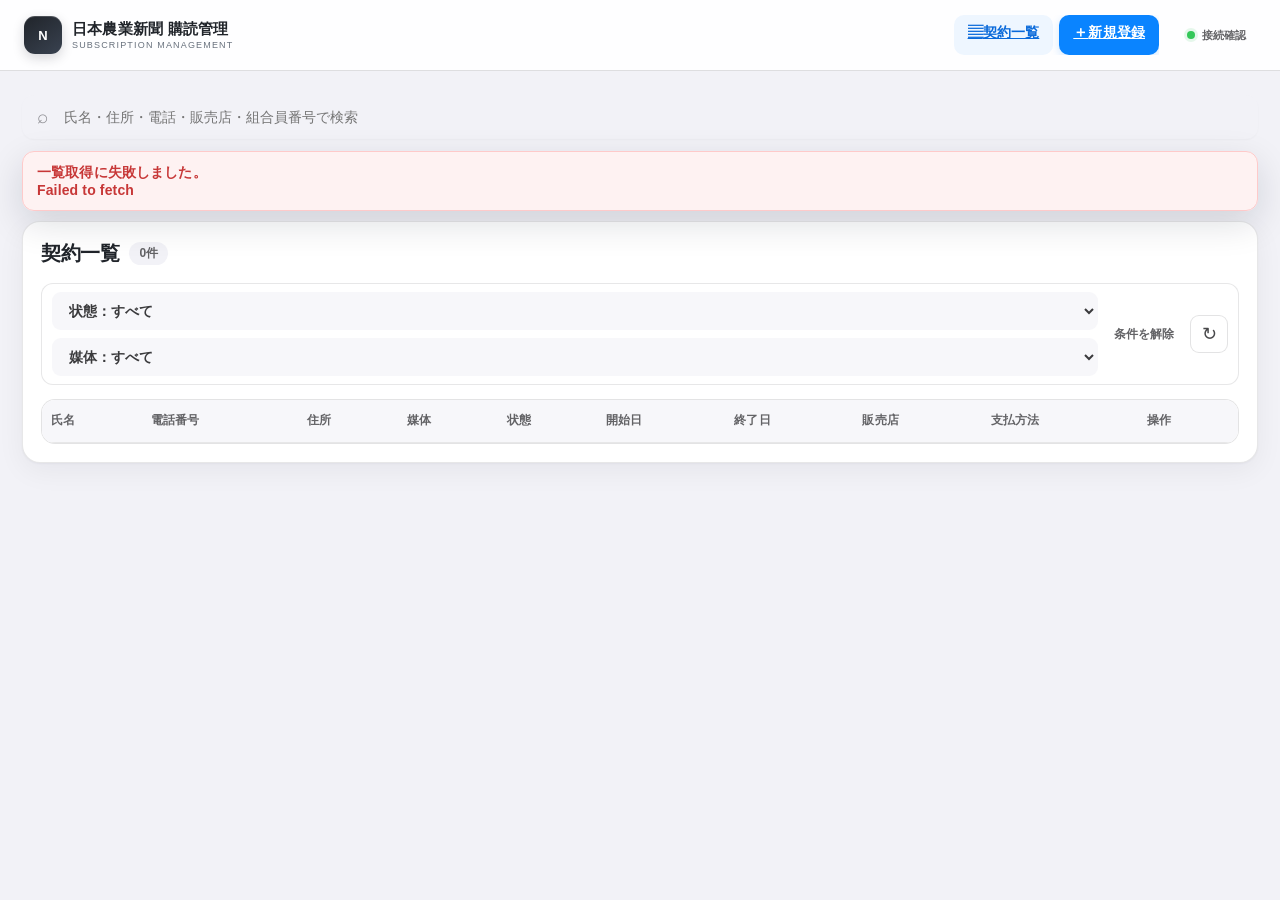
<file: index.html>
<!DOCTYPE html><html lang="ja"><head><meta charset="UTF-8"><meta name="viewport" content="width=device-width,initial-scale=1"><meta name="theme-color" content="#ffffff"><meta name="apple-mobile-web-app-capable" content="yes"><meta name="apple-mobile-web-app-status-bar-style" content="default"><title>日本農業新聞 購読管理</title><link rel="stylesheet" href="style.css"></head><body>
<div class="app"><header class="app-header"><div class="header-inner"><div class="logo"><div class="logo-mark" aria-hidden="true">N</div><div><div class="logo-title">日本農業新聞 購読管理</div><div class="logo-sub">SUBSCRIPTION MANAGEMENT</div></div></div><nav class="nav" aria-label="主要メニュー"><a class="tab active" href="index.html"><span class="tab-icon">▤</span><span>契約一覧</span></a><a class="tab tab-primary" href="edit.html"><span class="tab-icon">＋</span><span>新規登録</span></a></nav><button id="healthBtn" class="connection-status" aria-label="接続状態を確認"><span class="status-dot"></span><span class="connection-label">接続確認</span></button></div></header>
<main class="main"><div class="topbar"><div class="search-wrap"><span class="search-icon" aria-hidden="true">⌕</span><input id="keyword" autocomplete="off" placeholder="氏名・住所・電話・販売店・組合員番号で検索"><button type="button" id="clearSearchBtn" class="search-clear hidden" aria-label="検索をクリア">×</button></div></div><div id="result"></div><div class="view-area">
<section id="listView">
<div class="list-card">
  <div class="list-toolbar-row">
    <h2>契約一覧</h2>
    <span class="list-count" id="resultCount">0件</span>
  </div>
  <div class="toolbar">
    <div class="filters">
      <select id="statusFilter"><option value="">状態：すべて</option><option>購読中</option><option>解約予定</option><option>解約済</option></select>
      <select id="mediaFilter"><option value="">媒体：すべて</option><option>紙版</option><option>電子版</option><option>併読</option></select>
    </div>
    <button id="clearFiltersBtn" class="btn-text">条件を解除</button><button id="reloadBtn" class="icon-action" aria-label="一覧を再読み込み" title="再読み込み">↻</button>
  </div>
  <div class="table-wrap">
    <table>
      <thead><tr><th>氏名</th><th>電話番号</th><th>住所</th><th>媒体</th><th>状態</th><th>開始日</th><th>終了日</th><th>販売店</th><th>支払方法</th><th>操作</th></tr></thead>
      <tbody id="listBody"></tbody>
    </table>
    <div id="empty" class="empty hidden"><div class="empty-icon">▤</div><strong>契約データがありません</strong><span>「新規登録」から最初の契約を登録できます。</span><a class="btn-primary" href="edit.html" style="text-decoration:none">＋ 新規契約を登録</a></div>
  </div>
</div>
</section>
</div></main></div>
<script src="common.js"></script>
<script src="list.js"></script>
</body>
</html>
</file>
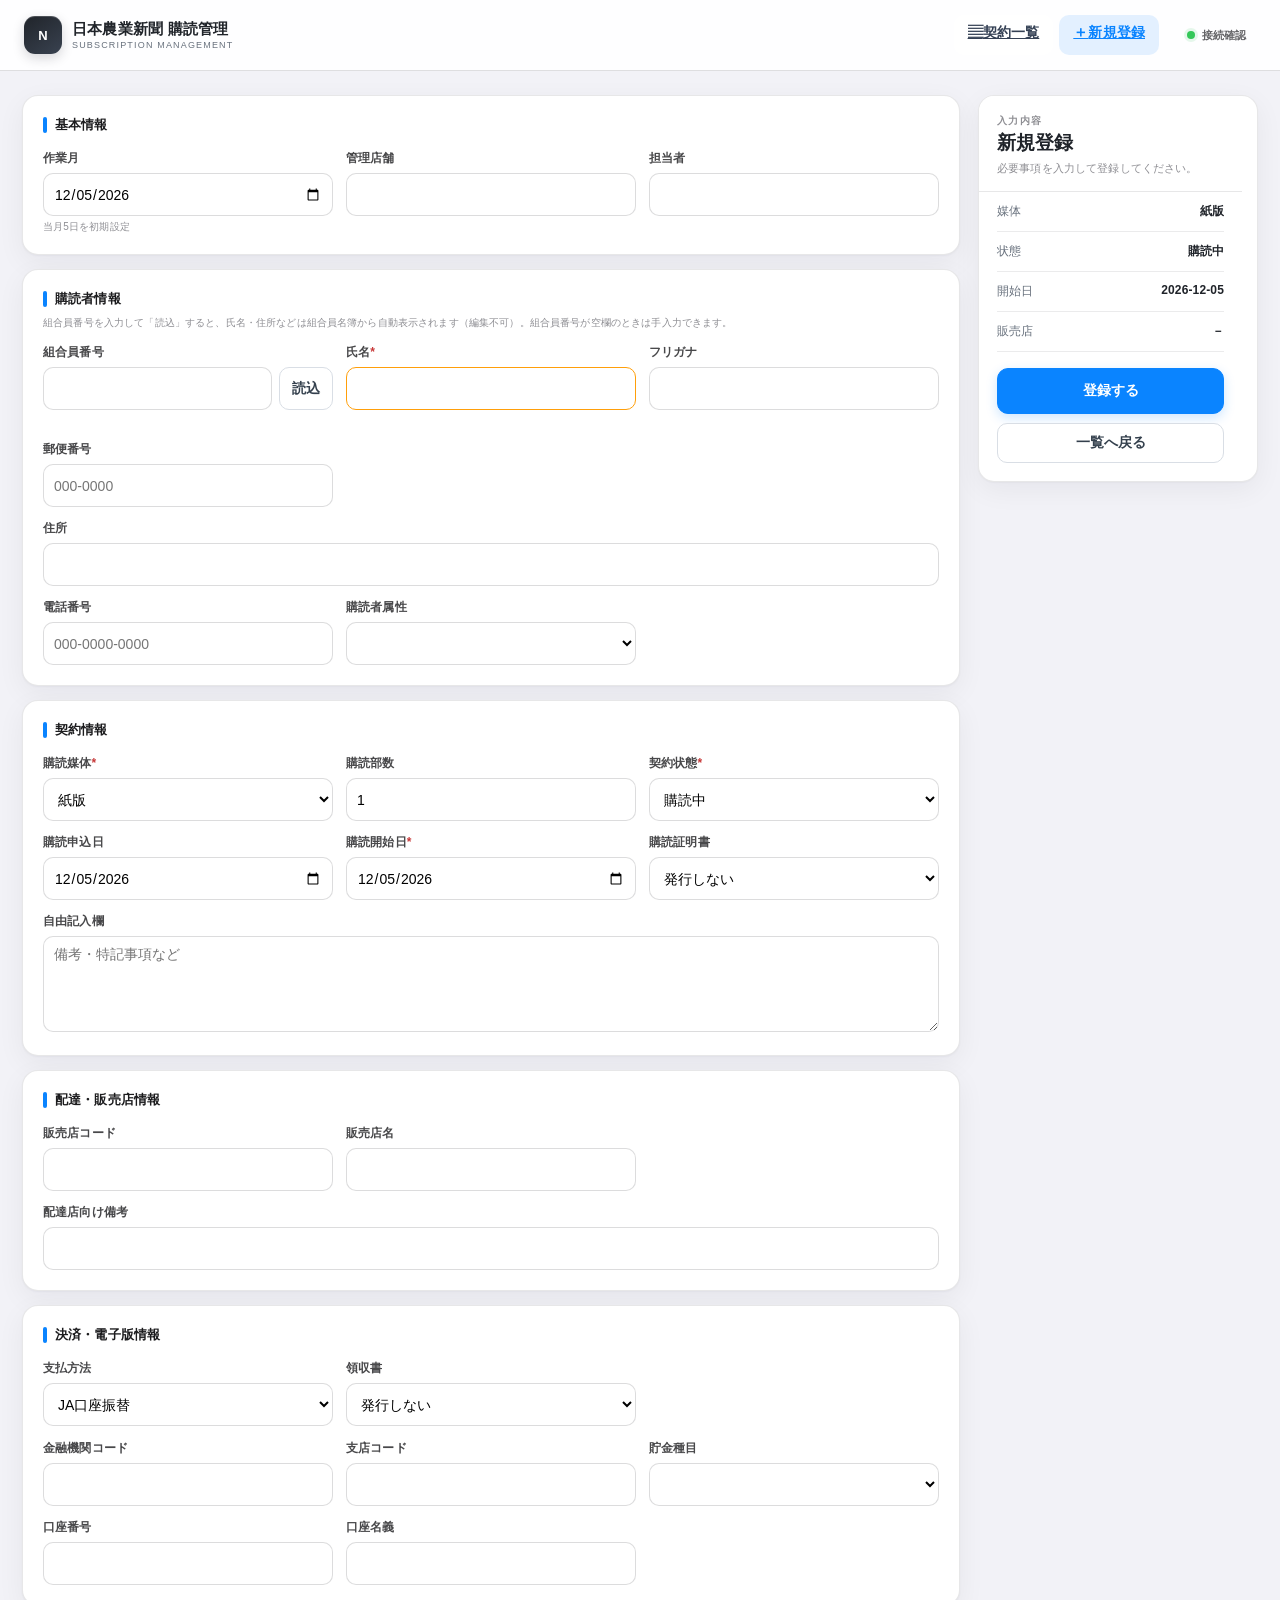
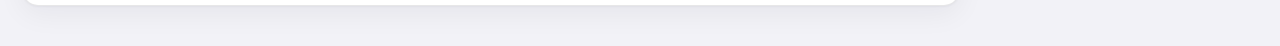
<file: edit.html>
<!DOCTYPE html><html lang="ja"><head><meta charset="UTF-8"><meta name="viewport" content="width=device-width,initial-scale=1"><meta name="theme-color" content="#ffffff"><meta name="apple-mobile-web-app-capable" content="yes"><meta name="apple-mobile-web-app-status-bar-style" content="default"><title>日本農業新聞 購読管理｜登録・編集</title><link rel="stylesheet" href="style.css"></head><body>
<div class="app"><header class="app-header"><div class="header-inner"><div class="logo"><div class="logo-mark" aria-hidden="true">N</div><div><div class="logo-title">日本農業新聞 購読管理</div><div class="logo-sub">SUBSCRIPTION MANAGEMENT</div></div></div><nav class="nav" aria-label="主要メニュー"><a class="tab" href="index.html"><span class="tab-icon">▤</span><span>契約一覧</span></a><a class="tab tab-primary active" href="edit.html"><span class="tab-icon">＋</span><span>新規登録</span></a></nav><button id="healthBtn" class="connection-status" aria-label="接続状態を確認"><span class="status-dot"></span><span class="connection-label">接続確認</span></button></div></header>
<main class="main"><div id="result"></div>
    <!-- ── Form view ── -->
    <section id="formView">
      <form id="form">
        <input type="hidden" name="record_id">
        <div class="form-layout">
          <div class="form-main">

            <!-- 基本情報 -->
            <div class="section">
              <div class="section-title">基本情報</div>
              <div class="grid">
                <div>
                  <label>作業月</label>
                  <input type="date" name="work_month">
                  <div class="help">当月5日を初期設定</div>
                </div>
                <div>
                  <label>管理店舗</label>
                  <input name="management_store" data-member-field>
                </div>
                <div>
                  <label>担当者</label>
                  <input name="staff">
                </div>
              </div>
            </div>

            <!-- 購読者情報 -->
            <div class="section">
              <div class="section-title">購読者情報</div>
              <p class="help" id="memberFieldHint" style="margin:-8px 0 14px">組合員番号を入力して「読込」すると、氏名・住所などは組合員名簿から自動表示されます（編集不可）。組合員番号が空欄のときは手入力できます。</p>
              <div class="grid">
                <div>
                  <label>組合員番号</label>
                  <div class="member-lookup">
                    <input name="member_no" autocomplete="off">
                    <button type="button" id="memberLookupBtn" class="btn-secondary">読込</button>
                  </div>
                  <div class="help" id="memberLookupStatus"></div>
                </div>
                <div>
                  <label>氏名<span class="req">*</span></label>
                  <input name="name" required data-member-field>
                </div>
                <div>
                  <label>フリガナ</label>
                  <input name="furigana" data-member-field>
                </div>
                <div>
                  <label>郵便番号</label>
                  <input name="zip_code" placeholder="000-0000" data-member-field>
                </div>
                <div class="full">
                  <label>住所</label>
                  <input name="address" data-member-field>
                </div>
                <div>
                  <label>電話番号</label>
                  <input name="phone" placeholder="000-0000-0000" data-member-field>
                </div>
                <div>
                  <label>購読者属性</label>
                  <select name="subscriber_type" data-member-field>
                    <option value=""></option>
                    <option>正組合員</option>
                    <option>准組合員</option>
                    <option>員外</option>
                    <option>その他</option>
                  </select>
                </div>
              </div>
            </div>

            <!-- 契約情報 -->
            <div class="section">
              <div class="section-title">契約情報</div>
              <div class="grid">
                <div>
                  <label>購読媒体<span class="req">*</span></label>
                  <select name="contract_type">
                    <option>紙版</option>
                    <option>電子版</option>
                    <option>併読</option>
                  </select>
                </div>
                <div>
                  <label>購読部数</label>
                  <input type="number" min="1" name="copies" value="1">
                </div>
                <div>
                  <label>契約状態<span class="req">*</span></label>
                  <select name="contract_status">
                    <option>購読中</option>
                    <option>解約予定</option>
                    <option>解約済</option>
                  </select>
                </div>
                <div>
                  <label>購読申込日</label>
                  <input type="date" name="application_date">
                </div>
                <div>
                  <label>購読開始日<span class="req">*</span></label>
                  <input type="date" name="start_date" required>
                </div>
                <div>
                  <label>購読証明書</label>
                  <select name="certificate">
                    <option>発行しない</option>
                    <option>発行する</option>
                  </select>
                </div>
                <div class="full">
                  <label>自由記入欄</label>
                  <textarea name="notes" placeholder="備考・特記事項など"></textarea>
                </div>
              </div>
            </div>

            <!-- 配達・販売店情報 -->
            <div class="section" id="deliverySection">
              <div class="section-title">配達・販売店情報</div>
              <div class="grid">
                <div>
                  <label>販売店コード</label>
                  <input name="delivery_shop_code">
                </div>
                <div>
                  <label>販売店名</label>
                  <input name="delivery_shop">
                </div>
                <div class="full">
                  <label>配達店向け備考</label>
                  <input name="delivery_note">
                </div>
              </div>
            </div>

            <!-- 決済・電子版情報 -->
            <div class="section">
              <div class="section-title">決済・電子版情報</div>
              <div class="grid">
                <div>
                  <label>支払方法</label>
                  <select name="payment_method">
                    <option>JA口座振替</option>
                    <option>新聞販売店集金</option>
                    <option>クレジットカード</option>
                    <option>その他</option>
                  </select>
                </div>
                <div id="emailField">
                  <label>電子版メールアドレス</label>
                  <input type="email" name="email">
                </div>
                <div>
                  <label>領収書</label>
                  <select name="receipt">
                    <option>発行しない</option>
                    <option>発行する</option>
                  </select>
                </div>
              </div>
              <div id="bankFields" class="grid" style="margin-top:14px">
                <div>
                  <label>金融機関コード</label>
                  <input name="bank_code">
                </div>
                <div>
                  <label>支店コード</label>
                  <input name="bank_branch_code">
                </div>
                <div>
                  <label>貯金種目</label>
                  <select name="account_type">
                    <option value=""></option>
                    <option>普通</option>
                    <option>当座</option>
                  </select>
                </div>
                <div>
                  <label>口座番号</label>
                  <input name="account_number">
                </div>
                <div>
                  <label>口座名義</label>
                  <input name="account_name">
                </div>
              </div>
            </div>

            <!-- 解約情報（条件付き） -->
            <div class="section hidden" id="cancelSection">
              <div class="section-title">解約情報</div>
              <div class="grid">
                <div>
                  <label>解約受付日</label>
                  <input type="date" name="cancel_accept_date">
                </div>
                <div>
                  <label>購読終了日</label>
                  <input type="date" name="end_date">
                </div>
                <div class="full">
                  <label>解約理由</label>
                  <textarea name="cancel_reason" placeholder="解約理由を入力してください"></textarea>
                </div>
              </div>
            </div>

          </div><!-- /form-main -->

          <!-- Side panel -->
          <aside class="side">
            <div class="side-panel">
              <div class="side-heading"><div class="side-eyebrow">入力内容</div><div class="side-title" id="formTitle">新規登録</div><div class="side-description" id="formDescription">必要事項を入力して登録してください。</div></div>
              <div class="summary-row"><span class="summary-key">媒体</span><strong class="summary-val" id="sumMedia">紙版</strong></div>
              <div class="summary-row"><span class="summary-key">状態</span><strong class="summary-val" id="sumStatus">購読中</strong></div>
              <div class="summary-row"><span class="summary-key">開始日</span><strong class="summary-val" id="sumStart">－</strong></div>
              <div class="summary-row"><span class="summary-key">販売店</span><strong class="summary-val" id="sumShop">－</strong></div>
              <div class="side-actions">
                <button id="saveBtn" class="btn-primary save-button" type="submit"><span class="button-label">登録する</span></button>
                <button id="cancelBtn" class="btn-secondary" type="button">一覧へ戻る</button>
              </div>
            </div>
          </aside>

        </div><!-- /form-layout -->
      </form>
    </section>
</main></div>
<script src="common.js"></script>
<script src="edit.js"></script>
</body>
</html>
</file>
<file: style.css>
:root{--bg:#f5f6f8;--panel:#fff;--panel2:#f8f9fb;--text:#20242a;--muted:#68717d;--line:#d9dee5;--brand:#2563eb;--brandSoft:#eef4ff;--danger:#c73737;--success:#2d7a46;--warning:#a96a00;--radius:4px}*{box-sizing:border-box}html,body{margin:0;min-height:100%;font-family:-apple-system,BlinkMacSystemFont,"Segoe UI","Noto Sans JP",sans-serif;background:var(--bg);color:var(--text);font-size:14px}button,input,select,textarea{font:inherit}button{cursor:pointer}.app{min-height:100vh}.app-header{position:sticky;top:0;z-index:30;background:#fff;border-bottom:1px solid var(--line)}.header-inner{min-height:64px;padding:10px 22px;display:flex;align-items:center;gap:18px}.logo{display:flex;gap:10px;align-items:center;flex:0 0 auto}.logo-mark{width:34px;height:34px;border-radius:3px;background:#222b38;color:#fff;display:grid;place-items:center;font-weight:800}.logo-title{font-size:14px;font-weight:800}.logo-sub{font-size:9px;color:var(--muted)}.nav{display:flex;align-items:center;gap:4px;overflow-x:auto;scrollbar-width:none}.nav::-webkit-scrollbar{display:none}.tab{width:auto;flex:0 0 auto;border:1px solid transparent;background:transparent;color:#566170;padding:10px 13px;border-radius:8px;text-align:center;font-weight:700;white-space:nowrap}.tab:hover{background:#f5f7fa}.tab.active{background:#eef6ff;color:#0969da;border-color:#d8e9ff}.header-note{margin-left:auto;font-size:10px;line-height:1.45;color:#7a8490;max-width:260px;text-align:right}.main{padding:20px 22px;min-width:0}.topbar{display:flex;gap:10px;align-items:center;margin-bottom:16px}.search-wrap{flex:1;position:relative}.search-wrap input{width:100%;height:42px;border:1px solid var(--line);border-radius:3px;padding:0 14px 0 40px;background:#fff}.search-icon{position:absolute;left:14px;top:50%;transform:translateY(-50%)}button{border:none}.btn-primary,.primary{background:var(--brand);color:#fff;border:1px solid #1d4ed8;border-radius:3px;padding:10px 15px;font-weight:800}.btn-secondary{background:#fff;color:#34404d;border:1px solid var(--line);border-radius:3px;padding:9px 12px;font-weight:700}.btn-danger{background:#fff;color:var(--danger);border:1px solid #e1b5b5;border-radius:3px;padding:9px 12px;font-weight:700}.btn-ghost{background:#fff;color:#44505d;border:1px solid var(--line);border-radius:3px;padding:9px 12px;font-weight:700}.stats{display:grid;grid-template-columns:repeat(4,1fr);gap:10px;margin-bottom:12px}.stat{background:#fff;border:1px solid var(--line);border-radius:3px;padding:14px 15px}.stat-label{font-size:11px;color:var(--muted);font-weight:700}.stat-value{font-size:26px;font-weight:800;margin-top:6px}.stat-value.active{color:var(--success)}.stat-value.pending{color:var(--warning)}.stat-value.ended{color:var(--muted)}.filters{display:flex;gap:8px;flex-wrap:wrap;background:#fff;border:1px solid var(--line);padding:10px;border-radius:3px;margin-bottom:10px}.filters select{border:1px solid var(--line);background:#fff;padding:8px 9px;border-radius:3px}.content-grid{display:grid;grid-template-columns:minmax(340px,.9fr) minmax(420px,1.1fr);gap:10px;align-items:start}.panel{background:#fff;border:1px solid var(--line);border-radius:3px;overflow:hidden}.panel-head{display:flex;justify-content:space-between;align-items:center;padding:12px 14px;border-bottom:1px solid var(--line);background:#f8f9fb}.panel-head h2{font-size:13px;margin:0}.panel-head span{font-size:11px;color:var(--muted)}.subscriber-list{max-height:calc(100vh - 275px);overflow:auto}.subscriber-item{padding:13px 14px;border-bottom:1px solid #edf0f3;cursor:pointer}.subscriber-item:hover{background:#f9fafb}.subscriber-item.active{background:#eef4fb;border-left:3px solid #4b79ad;padding-left:11px}.item-top,.item-foot,.detail-head,.detail-actions,.detail-row{display:flex;justify-content:space-between;gap:12px;align-items:center}.item-top strong{font-size:14px}.item-meta,.item-address,.item-foot{font-size:11px;color:var(--muted);margin-top:6px}.item-meta{display:flex;gap:10px}.badge{display:inline-block;padding:3px 7px;border-radius:2px;font-size:10px;font-weight:800;border:1px solid}.badge-購読中{background:#edf8f0;color:var(--success);border-color:#cfe6d6}.badge-解約予定{background:#fff7e8;color:var(--warning);border-color:#f2dfb6}.badge-解約済{background:#f3f5f7;color:#586473;border-color:#e2e6eb}.record-detail{padding:18px}.detail-kicker{font-size:9px;letter-spacing:.12em;color:var(--muted);font-weight:800}.detail-head h2{margin:3px 0;font-size:22px}.detail-head p{margin:0;color:var(--muted);font-size:11px}.detail-actions{justify-content:flex-start;margin:16px 0}.detail-section{padding:15px 0;border-top:1px solid var(--line)}.detail-section h3{font-size:11px;color:#4e5967;margin:0 0 8px}.detail-row{padding:7px 0;font-size:12px}.detail-row span{color:var(--muted)}.detail-row strong{max-width:65%;text-align:right;word-break:break-all}.detail-note{white-space:pre-wrap;line-height:1.7;font-size:12px}.empty{padding:40px 22px;text-align:center;color:var(--muted)}#result{display:none;margin-bottom:10px;padding:10px 12px;border-radius:3px}#result.ok{display:block;background:#edf8f0;color:var(--success)}#result.error{display:block;background:#fff1f1;color:var(--danger)}.hidden{display:none!important}
/* form */.form-layout{display:grid;grid-template-columns:1fr 280px;gap:20px}.form-main{display:flex;flex-direction:column;gap:12px}.section,.side-panel{background:#fff;border:1px solid var(--line);border-radius:3px;padding:18px}.section-title{font-size:12px;font-weight:800;color:#4e5967;margin-bottom:14px}.grid{display:grid;grid-template-columns:repeat(3,1fr);gap:13px}.full{grid-column:1/-1}label{display:block;font-size:11px;font-weight:700;color:#4d5865;margin-bottom:5px}.req{color:var(--danger)}input,select,textarea{width:100%;border:1px solid var(--line);border-radius:3px;padding:9px 10px;background:#fff}input,select{height:39px}textarea{min-height:90px;resize:vertical}.help{font-size:10px;color:var(--muted);margin-top:4px}.side{position:sticky;top:20px}.side-title{font-size:16px;font-weight:800;padding-bottom:12px;border-bottom:1px solid var(--line)}.summary-row{display:flex;justify-content:space-between;padding:9px 0;border-bottom:1px solid var(--line);font-size:12px}.summary-key{color:var(--muted)}.side-actions{display:grid;gap:8px;margin-top:14px}.side-actions button{justify-content:center}.search{max-width:none}.toolbar{display:flex;justify-content:space-between;gap:10px;margin-bottom:10px}.toolbar .filters{flex:1;margin:0}.view-area{min-width:0}
@media(max-width:980px){.header-note{display:none}.content-grid{grid-template-columns:1fr}.subscriber-list{max-height:420px}.form-layout{grid-template-columns:1fr}.side{position:static}}
@media(max-width:680px){.header-inner{padding:8px 12px;gap:10px;flex-wrap:wrap}.logo-title{font-size:13px}.logo-sub{display:none}.nav{order:3;width:100%;padding-top:2px}.tab{padding:8px 10px;font-size:12px}.main{padding:12px}.topbar{flex-direction:column;align-items:stretch}.stats{grid-template-columns:1fr 1fr}.toolbar{display:block}.toolbar .filters{margin-bottom:8px}.grid{grid-template-columns:1fr}.full{grid-column:auto}.content-grid{grid-template-columns:1fr}.subscriber-list{max-height:none}.record-detail{padding:14px}}

/* 添付の業務システムに合わせた一覧構成 */
.stats{display:none!important}
.main{max-width:1280px;margin:0 auto;padding:22px}
.header-inner{max-width:1280px;margin:0 auto;width:100%;justify-content:space-between}
.logo{min-width:0}
.nav{margin-left:auto;gap:8px}
.tab{border:1px solid var(--line);background:#fff;color:#344054;border-radius:10px;padding:9px 13px}
.tab.active{background:var(--brand);border-color:var(--brand);color:#fff}
.header-note{display:none}
.topbar{background:#fff;border:1px solid var(--line);border-radius:12px;padding:12px;margin-bottom:14px}
.toolbar{display:flex;align-items:center;gap:8px;margin-bottom:14px}
.toolbar .filters{flex:1;margin:0;padding:0;border:0;background:transparent}
.list-card{background:#fff;border:1px solid var(--line);border-radius:16px;padding:18px;box-shadow:0 4px 16px rgba(15,23,42,.04)}
.list-toolbar-row{display:flex;flex-wrap:wrap;align-items:center;gap:10px;margin-bottom:14px}
.list-toolbar-row h2{margin:0;font-size:18px;border-left:5px solid var(--brand);padding-left:10px}
.list-count{padding:3px 10px;border:1px solid var(--line);border-radius:20px;background:var(--brandSoft);font-size:12px;color:var(--muted)}
.table-wrap{overflow:auto;max-height:calc(100vh - 235px);border:1px solid var(--line);border-radius:12px}
table{width:100%;min-width:1040px;border-collapse:collapse;background:#fff;font-size:13px}
th,td{padding:10px 9px;border-bottom:1px solid var(--line);text-align:left;vertical-align:middle;white-space:nowrap}
th{position:sticky;top:0;z-index:2;background:#f8fafc;color:#344054;font-size:12px}
tbody tr{cursor:pointer}tbody tr:hover td{background:#fafafa}
tbody tr.selected td{background:#eef4ff}
.table-name{font-weight:800}.table-address{max-width:240px;overflow:hidden;text-overflow:ellipsis}
.row-actions{display:flex;gap:6px}.row-actions button{padding:6px 9px;font-size:12px;border-radius:7px}
.form-view-heading{display:flex;align-items:center;justify-content:space-between;margin-bottom:14px}
.form-view-heading h2{margin:0;font-size:20px;border-left:5px solid var(--brand);padding-left:10px}
@media(max-width:680px){.main{padding:12px}.header-inner{flex-wrap:wrap}.nav{order:3;width:100%;margin-left:0;overflow-x:auto;flex-wrap:nowrap}.topbar{padding:10px}.table-wrap{max-height:none}.toolbar{align-items:stretch;flex-direction:column}.toolbar .filters{width:100%}.toolbar .filters select{flex:1;min-width:130px}}

/* ── Final UX refinement ───────────────────────────── */
:root{--ios-blue:#0a84ff;--ios-blue-dark:#0066cc;--ios-bg:#f2f2f7;--ios-gray:#8e8e93;--shadow-card:0 8px 28px rgba(15,23,42,.055),0 1px 2px rgba(15,23,42,.04);--shadow-float:0 12px 36px rgba(15,23,42,.14)}
html{scroll-behavior:smooth}body{background:var(--ios-bg);letter-spacing:.01em;-webkit-font-smoothing:antialiased;text-rendering:optimizeLegibility}
button,input,select,textarea{-webkit-tap-highlight-color:transparent}button{transition:transform .14s ease,background .14s ease,border-color .14s ease,box-shadow .14s ease,opacity .14s ease}button:active{transform:scale(.975)}button:focus-visible,input:focus-visible,select:focus-visible,textarea:focus-visible{outline:3px solid rgba(10,132,255,.22);outline-offset:2px}
.app-header{background:rgba(255,255,255,.88);backdrop-filter:saturate(180%) blur(18px);-webkit-backdrop-filter:saturate(180%) blur(18px);border-bottom-color:rgba(60,60,67,.16)}
.header-inner{min-height:70px;padding:11px 24px}.logo-mark{width:38px;height:38px;border-radius:11px;background:linear-gradient(145deg,#20242a,#394250);box-shadow:inset 0 1px rgba(255,255,255,.18),0 4px 12px rgba(32,36,42,.18);font-size:13px}.logo-title{font-size:15px;letter-spacing:.015em}.logo-sub{font-size:9px;letter-spacing:.13em;margin-top:1px}.nav{gap:6px}.tab{min-height:40px;border:0!important;border-radius:10px!important;padding:9px 14px!important}.tab-icon{font-size:15px;line-height:1}.tab.active{background:rgba(10,132,255,.11)!important;color:var(--ios-blue)!important;box-shadow:none!important}.topbar .tab.active{background:var(--ios-blue)!important;color:#fff!important}
.main{padding:24px 22px 40px}.topbar{position:relative;border:0;border-radius:16px;padding:10px;background:rgba(255,255,255,.92);box-shadow:var(--shadow-card)}.search-wrap input{height:46px;border:0;border-radius:12px;padding-left:42px;padding-right:42px;background:#f2f2f7;font-size:14px;transition:background .15s,box-shadow .15s}.search-wrap input:focus{background:#fff;box-shadow:0 0 0 3px rgba(10,132,255,.14)}.search-icon{left:15px;color:var(--ios-gray);font-size:19px}.search-clear{position:absolute;right:10px;top:50%;transform:translateY(-50%);width:26px;height:26px;padding:0;border-radius:50%;background:#c7c7cc;color:#fff;font-size:16px;line-height:1}.search-clear:active{transform:translateY(-50%) scale(.92)}
.primary,.btn-primary{background:var(--ios-blue);border-color:var(--ios-blue);border-radius:11px;padding:11px 16px;box-shadow:0 4px 12px rgba(10,132,255,.2)}.primary:hover,.btn-primary:hover{background:var(--ios-blue-dark)}.btn-secondary,.btn-ghost,.btn-danger{border-radius:10px;background:#fff;min-height:40px}.btn-secondary:hover,.btn-ghost:hover{background:#f7f7fa}.status-dot{width:8px;height:8px;border-radius:50%;background:#34c759;box-shadow:0 0 0 3px rgba(52,199,89,.12)}#healthBtn.checking .status-dot{background:#ff9f0a;animation:pulse 1s infinite}#healthBtn.error .status-dot{background:#ff3b30}@keyframes pulse{50%{opacity:.35}}
#result{position:sticky;top:82px;z-index:20;border-radius:12px;padding:12px 14px;box-shadow:var(--shadow-float);font-weight:650;white-space:pre-line}#result.ok{background:rgba(236,253,245,.98);border:1px solid #bbf7d0}#result.error{background:rgba(254,242,242,.98);border:1px solid #fecaca}
.list-card,.section,.side-panel{border:1px solid rgba(60,60,67,.12);box-shadow:var(--shadow-card)}.list-card{border-radius:18px;padding:18px}.list-toolbar-row{margin-bottom:16px}.list-toolbar-row h2,.form-view-heading h2{border-left:0;padding-left:0;font-size:20px;letter-spacing:-.02em}.list-count{border:0;background:#f2f2f7;color:#636366;font-weight:700}.toolbar{padding:0 0 14px;margin-bottom:0;border-bottom:1px solid rgba(60,60,67,.1)}.filters select{height:40px;border-radius:10px;background:#f7f7fa;border-color:transparent;padding:0 34px 0 12px;font-weight:650;color:#3a3a3c}.filters select:hover{background:#f2f2f7}
.table-wrap{margin-top:14px;border-radius:14px;border-color:rgba(60,60,67,.14);background:#fff}table{font-size:13px}th{height:42px;background:#f7f7fa;color:#636366;text-transform:none;letter-spacing:.01em;border-bottom-color:rgba(60,60,67,.12)}td{height:52px;border-bottom-color:rgba(60,60,67,.09)}tbody tr{transition:background .12s}tbody tr:hover td{background:#f5f9ff}tbody tr:active td{background:#eaf3ff}.table-name{font-size:14px;color:#1c1c1e}.table-address{color:#636366}.badge{padding:4px 9px;border-radius:999px;letter-spacing:.01em}.row-actions{justify-content:flex-end}.row-actions button{min-height:32px;border-radius:8px}.row-actions .btn-danger{opacity:.72}.row-actions .btn-danger:hover{opacity:1}
.empty{min-height:300px;display:flex;flex-direction:column;align-items:center;justify-content:center;gap:8px}.empty-icon{display:grid;place-items:center;width:54px;height:54px;border-radius:17px;background:#f2f2f7;color:#8e8e93;font-size:24px;margin-bottom:4px}.empty strong{font-size:16px;color:#3a3a3c}.empty span{font-size:12px}.empty button{margin-top:10px}
.form-layout{gap:18px}.form-main{gap:14px}.section{border-radius:16px;padding:20px}.section-title{display:flex;align-items:center;gap:8px;font-size:13px;color:#1c1c1e;margin-bottom:16px}.section-title:before{content:"";width:4px;height:16px;border-radius:4px;background:var(--ios-blue)}label{font-size:12px;color:#48484a;margin-bottom:6px}input,select,textarea{border-radius:10px;border-color:rgba(60,60,67,.18);background:#fff;transition:border-color .14s,box-shadow .14s,background .14s}input,select{height:43px}textarea{min-height:96px}input:hover,select:hover,textarea:hover{border-color:rgba(60,60,67,.3)}input:focus,select:focus,textarea:focus{outline:0;border-color:var(--ios-blue);box-shadow:0 0 0 3px rgba(10,132,255,.12)}input:required:invalid:not(:placeholder-shown){border-color:#ff9f0a}.help{font-size:10px;color:#8e8e93}.side{top:88px}.side-panel{border-radius:16px;padding:18px;overflow:hidden}.side-eyebrow{font-size:10px;letter-spacing:.13em;color:#8e8e93;font-weight:800}.side-title{font-size:19px;padding:2px 0 4px;border:0}.side-description{font-size:11px;line-height:1.55;color:#8e8e93;padding-bottom:14px;border-bottom:1px solid rgba(60,60,67,.12)}.summary-row{padding:11px 0;border-bottom-color:rgba(60,60,67,.1)}.summary-val{max-width:145px;text-align:right;overflow:hidden;text-overflow:ellipsis;white-space:nowrap}.side-actions{gap:9px;margin-top:16px}.save-button{min-height:46px;font-size:14px}.save-button.loading{pointer-events:none;opacity:.78}.save-button.loading .button-label:before{content:"";display:inline-block;width:14px;height:14px;margin-right:8px;border:2px solid rgba(255,255,255,.45);border-top-color:#fff;border-radius:50%;vertical-align:-2px;animation:spin .7s linear infinite}@keyframes spin{to{transform:rotate(360deg)}}
@media(max-width:760px){.header-inner{min-height:58px;padding:8px 12px}.logo-mark{width:34px;height:34px;border-radius:10px}.logo-title{font-size:13px}.nav{order:initial;width:auto;margin-left:auto}.nav .tab{padding:8px 10px!important}.tab-icon{display:none}.main{padding:12px 10px 88px}.topbar{position:sticky;top:59px;z-index:15;display:grid;grid-template-columns:1fr auto;gap:8px;border-radius:14px;margin-bottom:12px}.search-wrap{grid-column:1/-1}.topbar .primary{grid-column:1}.topbar #healthBtn{grid-column:2;padding:9px 11px}.list-card{padding:12px;border-radius:15px}.list-toolbar-row{padding:2px 2px 0}.toolbar{gap:8px}.toolbar .filters{display:grid;grid-template-columns:1fr 1fr;gap:8px;width:100%}.toolbar>button{flex:1}.table-wrap{border:0;margin:8px -2px 0;overflow:visible}table,thead,tbody,tr,td{display:block}table{min-width:0}thead{display:none}tbody{display:grid;gap:10px}tbody tr{position:relative;border:1px solid rgba(60,60,67,.12);border-radius:14px;padding:14px;background:#fff;box-shadow:0 4px 14px rgba(15,23,42,.045)}tbody tr:hover td,tbody tr:active td{background:transparent}td{display:flex;justify-content:space-between;gap:16px;height:auto;min-height:32px;padding:6px 0;border:0;white-space:normal;text-align:right}td:before{content:attr(data-label);font-size:11px;font-weight:700;color:#8e8e93;text-align:left;flex:0 0 82px}.table-name{font-size:16px;padding-top:0;text-align:left;justify-content:flex-start}.table-name:before{display:none}.table-address{max-width:none}.row-actions{width:100%;display:grid;grid-template-columns:1fr auto;gap:8px;padding-top:8px;border-top:1px solid rgba(60,60,67,.1)}.row-actions button{min-height:40px}.form-layout{display:block}.side{position:fixed;left:0;right:0;bottom:0;top:auto;z-index:25;padding:8px 10px calc(8px + env(safe-area-inset-bottom));background:rgba(242,242,247,.88);backdrop-filter:blur(18px);-webkit-backdrop-filter:blur(18px)}.side-panel{padding:0;border:0;background:transparent;box-shadow:none}.side-eyebrow,.side-title,.side-description,.summary-row{display:none}.side-actions{display:grid;grid-template-columns:1fr 1.7fr;gap:8px;margin:0}.side-actions #cancelBtn{grid-column:1}.side-actions #saveBtn{grid-column:2}.section{padding:16px;border-radius:15px}.grid{gap:12px}.empty{min-height:260px}.form-view-heading h2{font-size:18px}}
@media(prefers-reduced-motion:reduce){*,*:before,*:after{scroll-behavior:auto!important;animation-duration:.01ms!important;transition-duration:.01ms!important}}

/* ── Ultimate action hierarchy ── */
.connection-status{display:flex;align-items:center;gap:7px;min-height:34px;padding:7px 10px;border:0;border-radius:10px;background:transparent;color:#636366;font-size:11px;font-weight:700;white-space:nowrap}
.connection-status:hover{background:#f2f2f7}.connection-status:active{transform:scale(.97)}
.tab-primary{background:var(--ios-blue)!important;border-color:var(--ios-blue)!important;color:#fff!important;box-shadow:0 3px 10px rgba(10,132,255,.18)}
.nav .tab:not(.tab-primary).active{background:#eef6ff!important;border-color:#d8e9ff!important;color:#0969da!important;box-shadow:none}
.topbar{padding:0;background:transparent;border:0;box-shadow:none;margin-bottom:12px}
.search-wrap input{height:44px;border-radius:12px;padding-left:42px;box-shadow:0 1px 2px rgba(15,23,42,.03)}
.toolbar{padding:8px 10px;background:#fff;border:1px solid rgba(60,60,67,.12);border-radius:12px}
.toolbar .filters select{height:38px;border-radius:9px}
.btn-text{min-height:36px;padding:6px 8px;border:0;background:transparent;color:#636366;font-size:12px;font-weight:700;border-radius:8px}
.btn-text:hover{background:#f2f2f7;color:#1c1c1e}
.icon-action{width:38px;height:38px;display:grid;place-items:center;padding:0;border:1px solid rgba(60,60,67,.14);border-radius:9px;background:#fff;color:#48484a;font-size:18px}
.icon-action:hover{background:#f7f7fa}.icon-action:active{transform:scale(.95)}
.row-actions .btn-secondary{background:#eef6ff;border-color:#d8e9ff;color:#0969da;font-weight:800}
.row-actions .btn-danger{border-color:transparent;background:transparent;color:#8e8e93;opacity:1;padding-left:8px;padding-right:8px}
.row-actions .btn-danger:hover{background:#fff1f0;color:#ff3b30}
@media(max-width:760px){
 .connection-label{display:none}.connection-status{padding:8px;min-width:34px;justify-content:center}
 .topbar{position:sticky;top:58px;display:block;padding:8px 0;background:rgba(245,246,248,.92);backdrop-filter:blur(14px);-webkit-backdrop-filter:blur(14px)}
 .toolbar{display:grid;grid-template-columns:1fr auto auto;align-items:center;padding:8px}
 .toolbar .filters{grid-column:1/-1}
 .toolbar>button{width:auto;flex:none}
 .btn-text{justify-self:end}.icon-action{justify-self:end}
 .row-actions{grid-template-columns:1fr 44px}.row-actions .btn-danger{font-size:0}.row-actions .btn-danger:after{content:"削";font-size:12px}
}

/* 編集見出しを常に表示 */
.form-layout{align-items:start}
.side{align-self:start;position:sticky;top:82px;max-height:calc(100vh - 98px)}
.side-panel{max-height:calc(100vh - 98px);overflow:auto;overscroll-behavior:contain;scrollbar-gutter:stable}
.side-heading{position:sticky;top:-18px;z-index:3;margin:-18px -18px 0;padding:18px 18px 14px;background:rgba(255,255,255,.96);backdrop-filter:blur(14px);-webkit-backdrop-filter:blur(14px);border-bottom:1px solid rgba(60,60,67,.12)}
.side-heading .side-description{padding-bottom:0;border-bottom:0}
.member-lookup{display:grid;grid-template-columns:1fr auto;gap:7px}
.member-lookup input{min-width:0}
.member-lookup button{height:43px;border-radius:10px;padding:0 12px;white-space:nowrap}
.member-lookup button.loading{pointer-events:none;opacity:.7}
#memberLookupStatus{min-height:14px}
/* 組合員名簿から読み込んだ項目（読み取り専用） */
.member-locked{background:#f2f2f7!important;color:#3a3a3c;border-color:rgba(60,60,67,.1)!important;cursor:not-allowed}
.member-locked:hover{border-color:rgba(60,60,67,.1)!important}
select.member-locked{opacity:.9}
@media(max-width:760px){
  .side{max-height:none}
  .side-panel{max-height:none;overflow:visible}
  .side-heading{display:none}
}
</file>
